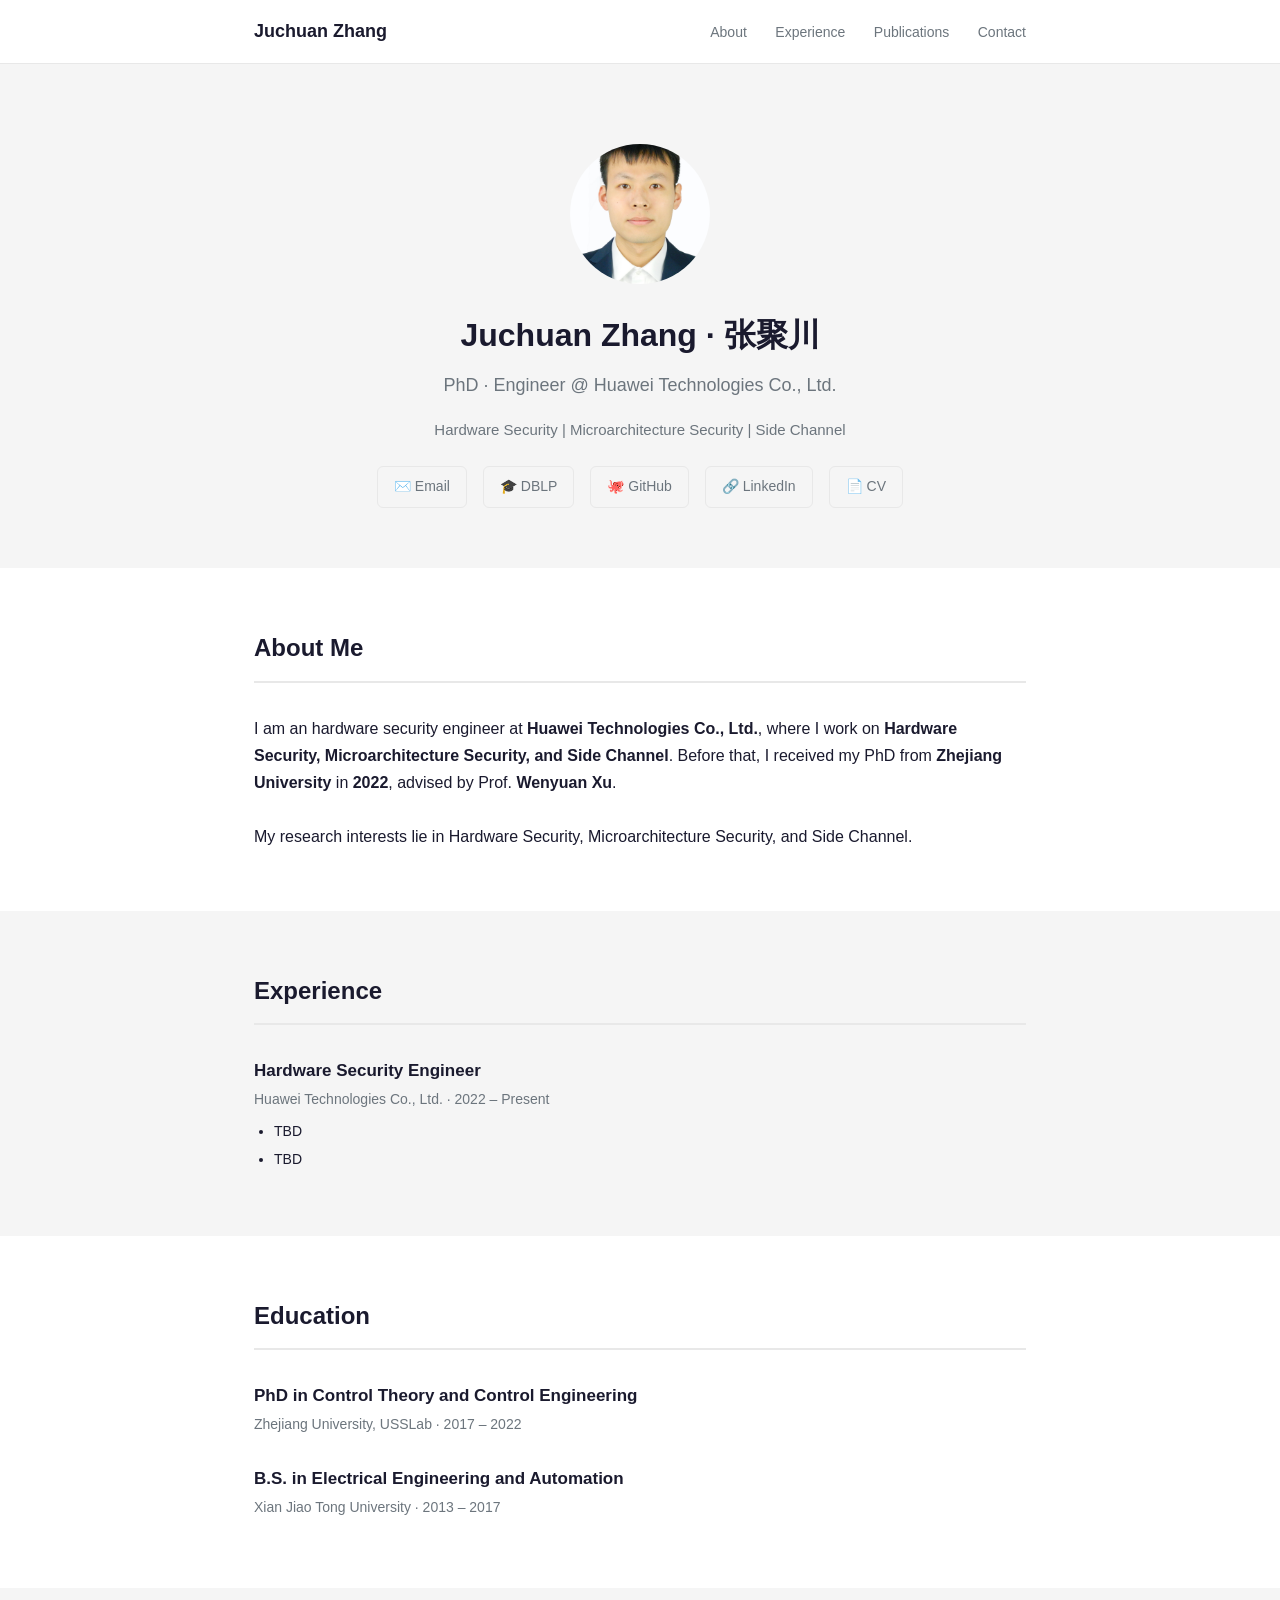
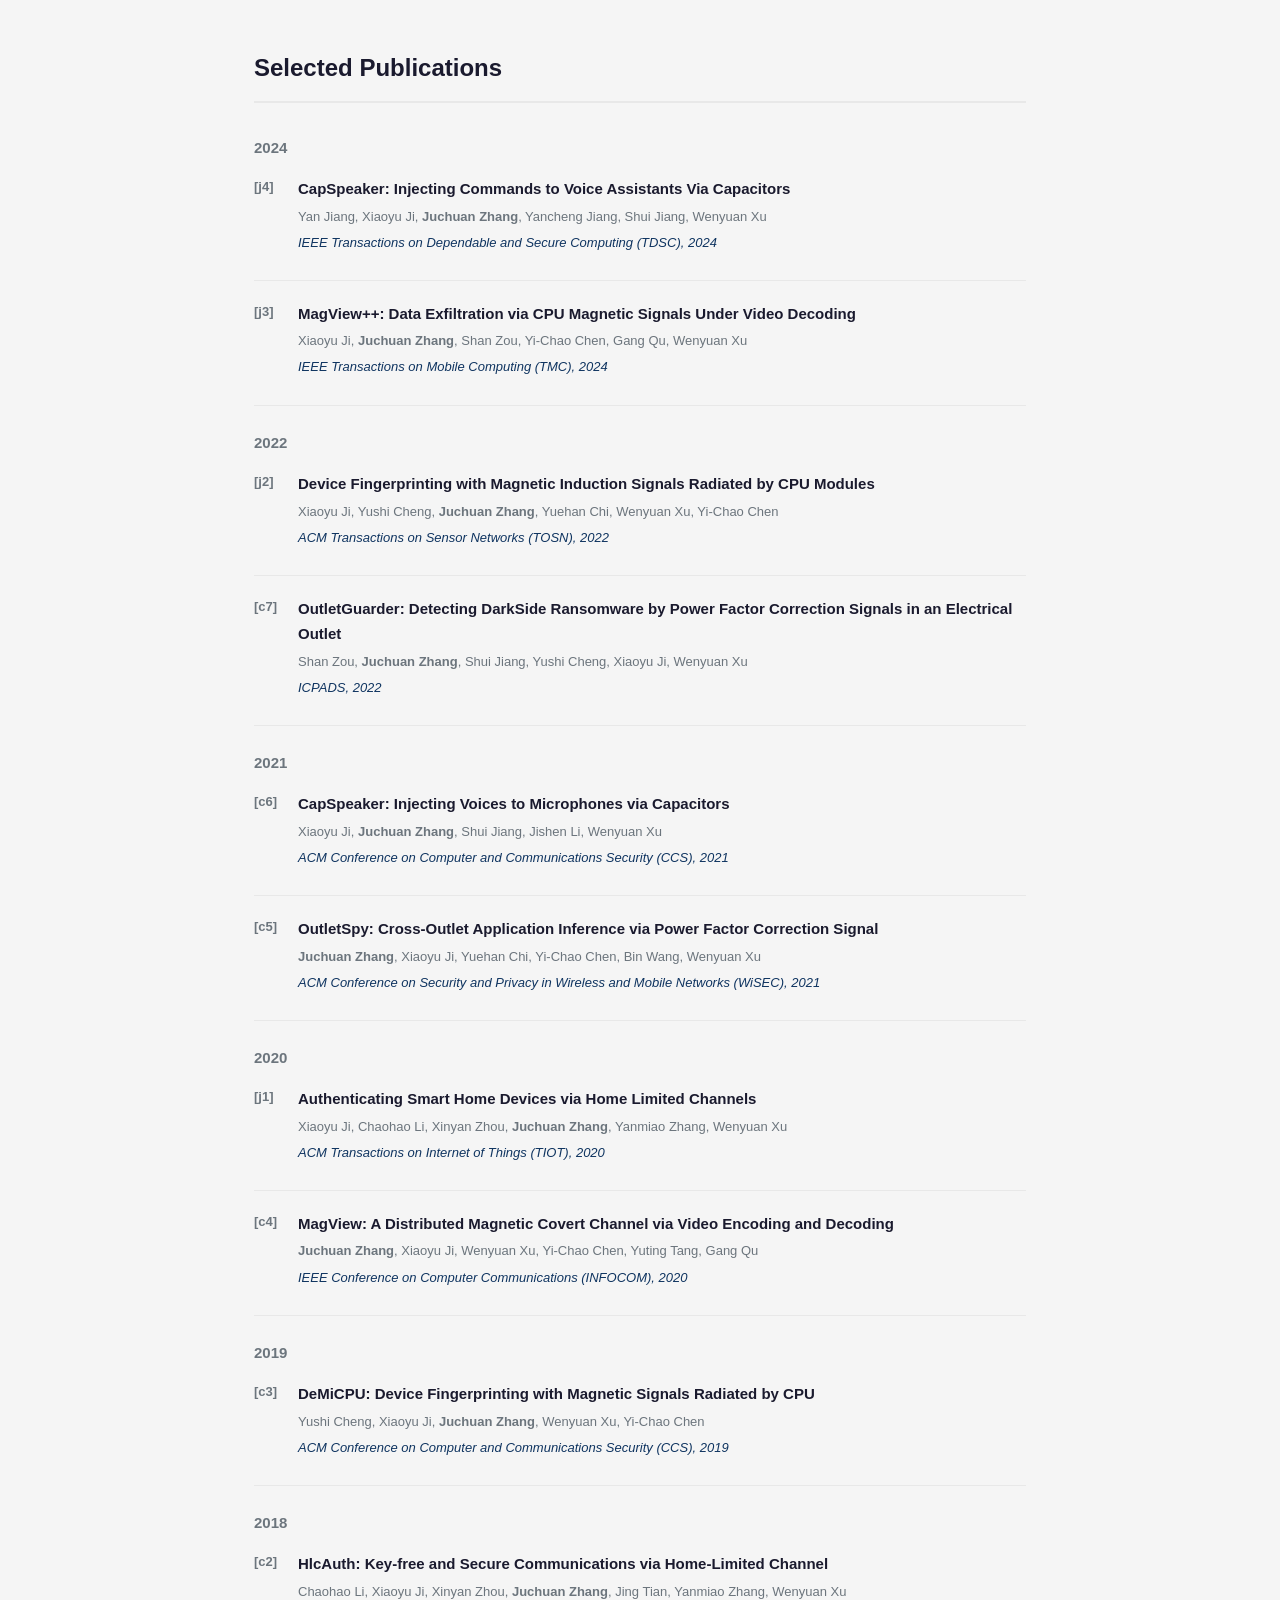
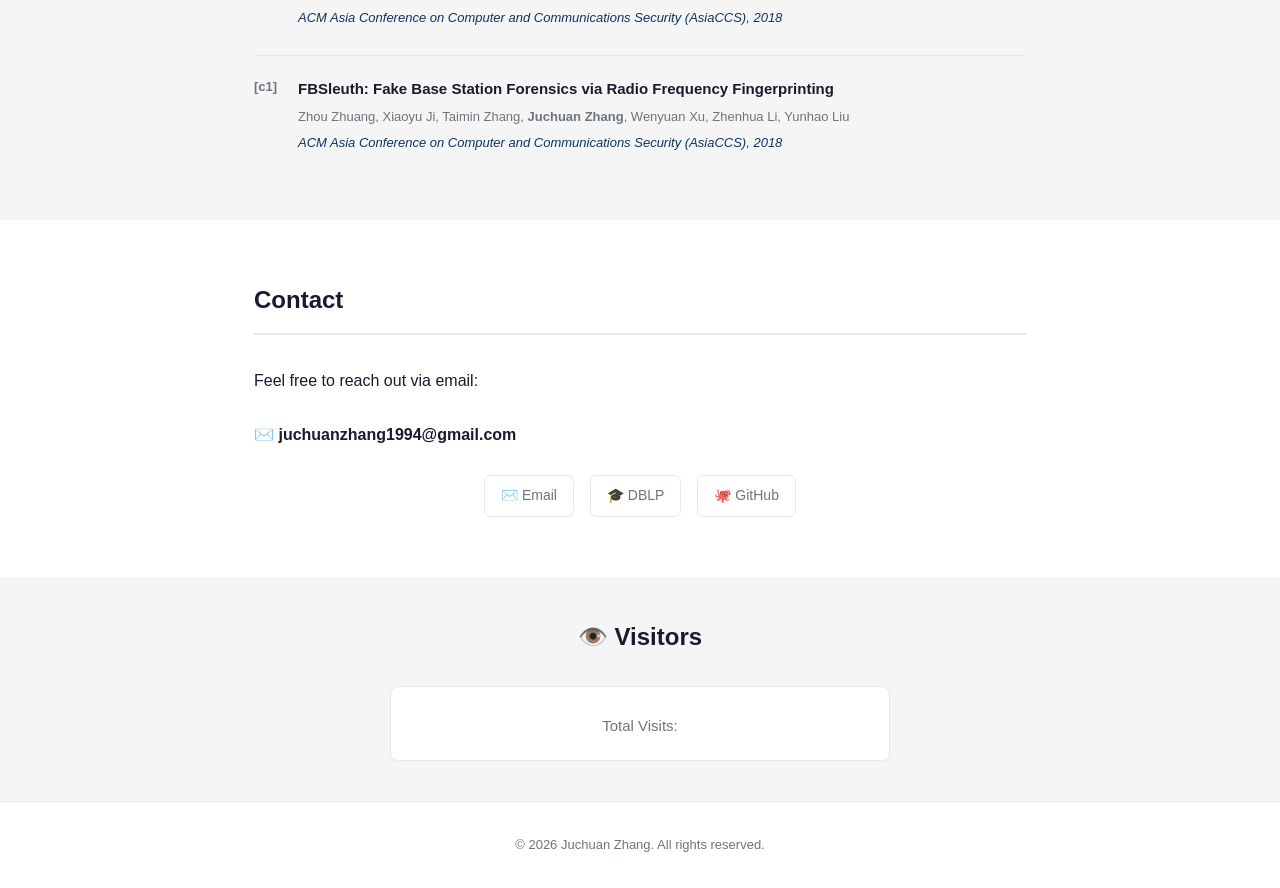
<file: index.html>
<!DOCTYPE html>
<html lang="zh-CN">
<head>
  <meta charset="UTF-8">
  <meta name="viewport" content="width=device-width, initial-scale=1.0">
  <title>Juchuan Zhang · 张聚川</title>
  <meta name="description" content="Personal homepage of Juchuan Zhang, PhD">
  <link rel="stylesheet" href="css/style.css">
</head>
<body>

<header>
  <div class="container">
    <a href="#" class="logo">Juchuan Zhang</a>
    <nav>
      <a href="#about">About</a>
      <a href="#experience">Experience</a>
      <a href="#publications">Publications</a>
      <a href="#contact">Contact</a>
    </nav>
  </div>
</header>

<section id="hero">
  <div class="container">
    <div class="avatar">
      <img src="zjc.jpg" alt="Juchuan Zhang">
    </div>
    <h1>Juchuan Zhang · 张聚川</h1>
    <div class="subtitle">PhD · Engineer @ Huawei Technologies Co., Ltd.</div>
    <div class="tagline">
      Hardware Security | Microarchitecture Security | Side Channel
    </div>
    <div class="social-links">
      <a href="mailto:juchuanzhang1994@gmail.com">✉️ Email</a>
      <a href="https://dblp.org/pid/220/2463.html" target="_blank">🎓 DBLP</a>
      <a href="https://github.com/juchuanzhang" target="_blank">🐙 GitHub</a>
      <a href="https://www.linkedin.com/in/%E8%81%9A%E5%B7%9D-%E5%BC%A0-7337652a0/" target="_blank">🔗 LinkedIn</a>
      <a href="cv.pdf" target="_blank">📄 CV</a>
    </div>
  </div>
</section>

<section id="about">
  <div class="container">
    <h2>About Me</h2>
    <p>
      I am an hardware security engineer at <strong>Huawei Technologies Co., Ltd.</strong>, where I work on
      <strong>Hardware Security, Microarchitecture Security, and Side Channel</strong>. Before that, I received my PhD from
      <strong>Zhejiang University</strong> in <strong>2022</strong>, advised by
      Prof. <strong>Wenyuan Xu</strong>.
    </p>
    <br>
    <p>
      My research interests lie in Hardware Security, Microarchitecture Security, and Side Channel.
    </p>
  </div>
</section>

<section id="experience">
  <div class="container">
    <h2>Experience</h2>

    <div class="item">
      <h3>Hardware Security Engineer</h3>
      <div class="meta"><span class="org">Huawei Technologies Co., Ltd.</span> · 2022 – Present</div>
      <ul>
        <li>TBD</li>
        <li>TBD</li>
      </ul>
    </div>

  </div>
</section>

<section id="education">
  <div class="container">
    <h2>Education</h2>

    <div class="item">
      <h3>PhD in Control Theory and Control Engineering</h3>
      <div class="meta"><span class="org">Zhejiang University, USSLab</span> · 2017 – 2022</div>
    </div>

    <div class="item">
      <h3>B.S. in Electrical Engineering and Automation</h3>
      <div class="meta"><span class="org">Xian Jiao Tong University</span> · 2013 – 2017</div>
    </div>
  </div>
</section>

<section id="publications">
  <div class="container">
    <h2>Selected Publications</h2>

    <h3 style="color:var(--gray); font-size:15px; margin-bottom:16px;">2024</h3>

    <div class="pub-item">
      <div class="pub-num">[j4]</div>
      <div class="pub-info">
        <div class="pub-title">CapSpeaker: Injecting Commands to Voice Assistants Via Capacitors</div>
        <div class="pub-authors">Yan Jiang, Xiaoyu Ji, <strong>Juchuan Zhang</strong>, Yancheng Jiang, Shui Jiang, Wenyuan Xu</div>
        <div class="pub-venue">IEEE Transactions on Dependable and Secure Computing (TDSC), 2024</div>
      </div>
    </div>

    <div class="pub-item">
      <div class="pub-num">[j3]</div>
      <div class="pub-info">
        <div class="pub-title">MagView++: Data Exfiltration via CPU Magnetic Signals Under Video Decoding</div>
        <div class="pub-authors">Xiaoyu Ji, <strong>Juchuan Zhang</strong>, Shan Zou, Yi-Chao Chen, Gang Qu, Wenyuan Xu</div>
        <div class="pub-venue">IEEE Transactions on Mobile Computing (TMC), 2024</div>
      </div>
    </div>

    <h3 style="color:var(--gray); font-size:15px; margin:24px 0 16px;">2022</h3>

    <div class="pub-item">
      <div class="pub-num">[j2]</div>
      <div class="pub-info">
        <div class="pub-title">Device Fingerprinting with Magnetic Induction Signals Radiated by CPU Modules</div>
        <div class="pub-authors">Xiaoyu Ji, Yushi Cheng, <strong>Juchuan Zhang</strong>, Yuehan Chi, Wenyuan Xu, Yi-Chao Chen</div>
        <div class="pub-venue">ACM Transactions on Sensor Networks (TOSN), 2022</div>
      </div>
    </div>

    <div class="pub-item">
      <div class="pub-num">[c7]</div>
      <div class="pub-info">
        <div class="pub-title">OutletGuarder: Detecting DarkSide Ransomware by Power Factor Correction Signals in an Electrical Outlet</div>
        <div class="pub-authors">Shan Zou, <strong>Juchuan Zhang</strong>, Shui Jiang, Yushi Cheng, Xiaoyu Ji, Wenyuan Xu</div>
        <div class="pub-venue">ICPADS, 2022</div>
      </div>
    </div>

    <h3 style="color:var(--gray); font-size:15px; margin:24px 0 16px;">2021</h3>

    <div class="pub-item">
      <div class="pub-num">[c6]</div>
      <div class="pub-info">
        <div class="pub-title">CapSpeaker: Injecting Voices to Microphones via Capacitors</div>
        <div class="pub-authors">Xiaoyu Ji, <strong>Juchuan Zhang</strong>, Shui Jiang, Jishen Li, Wenyuan Xu</div>
        <div class="pub-venue">ACM Conference on Computer and Communications Security (CCS), 2021</div>
      </div>
    </div>

    <div class="pub-item">
      <div class="pub-num">[c5]</div>
      <div class="pub-info">
        <div class="pub-title">OutletSpy: Cross-Outlet Application Inference via Power Factor Correction Signal</div>
        <div class="pub-authors"><strong>Juchuan Zhang</strong>, Xiaoyu Ji, Yuehan Chi, Yi-Chao Chen, Bin Wang, Wenyuan Xu</div>
        <div class="pub-venue">ACM Conference on Security and Privacy in Wireless and Mobile Networks (WiSEC), 2021</div>
      </div>
    </div>

    <h3 style="color:var(--gray); font-size:15px; margin:24px 0 16px;">2020</h3>

    <div class="pub-item">
      <div class="pub-num">[j1]</div>
      <div class="pub-info">
        <div class="pub-title">Authenticating Smart Home Devices via Home Limited Channels</div>
        <div class="pub-authors">Xiaoyu Ji, Chaohao Li, Xinyan Zhou, <strong>Juchuan Zhang</strong>, Yanmiao Zhang, Wenyuan Xu</div>
        <div class="pub-venue">ACM Transactions on Internet of Things (TIOT), 2020</div>
      </div>
    </div>

    <div class="pub-item">
      <div class="pub-num">[c4]</div>
      <div class="pub-info">
        <div class="pub-title">MagView: A Distributed Magnetic Covert Channel via Video Encoding and Decoding</div>
        <div class="pub-authors"><strong>Juchuan Zhang</strong>, Xiaoyu Ji, Wenyuan Xu, Yi-Chao Chen, Yuting Tang, Gang Qu</div>
        <div class="pub-venue">IEEE Conference on Computer Communications (INFOCOM), 2020</div>
      </div>
    </div>

    <h3 style="color:var(--gray); font-size:15px; margin:24px 0 16px;">2019</h3>

    <div class="pub-item">
      <div class="pub-num">[c3]</div>
      <div class="pub-info">
        <div class="pub-title">DeMiCPU: Device Fingerprinting with Magnetic Signals Radiated by CPU</div>
        <div class="pub-authors">Yushi Cheng, Xiaoyu Ji, <strong>Juchuan Zhang</strong>, Wenyuan Xu, Yi-Chao Chen</div>
        <div class="pub-venue">ACM Conference on Computer and Communications Security (CCS), 2019</div>
      </div>
    </div>

    <h3 style="color:var(--gray); font-size:15px; margin:24px 0 16px;">2018</h3>

    <div class="pub-item">
      <div class="pub-num">[c2]</div>
      <div class="pub-info">
        <div class="pub-title">HlcAuth: Key-free and Secure Communications via Home-Limited Channel</div>
        <div class="pub-authors">Chaohao Li, Xiaoyu Ji, Xinyan Zhou, <strong>Juchuan Zhang</strong>, Jing Tian, Yanmiao Zhang, Wenyuan Xu</div>
        <div class="pub-venue">ACM Asia Conference on Computer and Communications Security (AsiaCCS), 2018</div>
      </div>
    </div>

    <div class="pub-item">
      <div class="pub-num">[c1]</div>
      <div class="pub-info">
        <div class="pub-title">FBSleuth: Fake Base Station Forensics via Radio Frequency Fingerprinting</div>
        <div class="pub-authors">Zhou Zhuang, Xiaoyu Ji, Taimin Zhang, <strong>Juchuan Zhang</strong>, Wenyuan Xu, Zhenhua Li, Yunhao Liu</div>
        <div class="pub-venue">ACM Asia Conference on Computer and Communications Security (AsiaCCS), 2018</div>
      </div>
    </div>
  </div>
</section>

<section id="contact">
  <div class="container">
    <h2>Contact</h2>
    <p>Feel free to reach out via email:</p>
    <br>
    <p style="font-size:16px;"><strong>✉️ juchuanzhang1994@gmail.com</strong></p>
    <br>
    <div class="social-links">
      <a href="mailto:juchuanzhang1994@gmail.com">✉️ Email</a>
      <a href="https://dblp.org/pid/220/2463.html" target="_blank">🎓 DBLP</a>
      <a href="https://github.com/juchuanzhang" target="_blank">🐙 GitHub</a>
    </div>
  </div>
</section>

<section id="visitor-map">
  <div class="container">
    <h2>👁️ Visitors</h2>
    <div class="map-container">
      <span style="font-size:15px; color:var(--gray);">
        Total Visits:
        <span id="busuanzi_value_site_pv" style="font-size:24px; font-weight:700; color:var(--primary);"></span>
      </span>
    </div>
  </div>
</section>

<script async src="//busuanzi.ibruce.info/busuanzi/2.3/busuanzi.pure.mini.js"></script>

<footer>
  <div class="container">
    <p>&copy; 2026 Juchuan Zhang. All rights reserved.</p>
  </div>
</footer>

</body>
</html>
</file>
<file: css/style.css>
:root {
  --primary: #1a1a2e;
  --accent: #16213e;
  --blue: #0f3460;
  --light: #e8e8e8;
  --white: #ffffff;
  --gray: #6c757d;
  --light-gray: #f5f5f5;
}

* {
  margin: 0;
  padding: 0;
  box-sizing: border-box;
}

html {
  scroll-behavior: smooth;
}

body {
  font-family: -apple-system, BlinkMacSystemFont, "Segoe UI", Roboto, "Helvetica Neue", Arial, sans-serif;
  line-height: 1.7;
  color: var(--primary);
  background: var(--white);
}

.container {
  max-width: 820px;
  margin: 0 auto;
  padding: 0 24px;
}

/* Header */
header {
  background: var(--white);
  border-bottom: 1px solid var(--light);
  padding: 16px 0;
  position: sticky;
  top: 0;
  z-index: 100;
  backdrop-filter: blur(10px);
  background: rgba(255,255,255,0.95);
}

header .container {
  display: flex;
  justify-content: space-between;
  align-items: center;
}

header .logo {
  font-size: 18px;
  font-weight: 700;
  color: var(--primary);
  text-decoration: none;
}

header nav a {
  margin-left: 24px;
  color: var(--gray);
  text-decoration: none;
  font-size: 14px;
  transition: color 0.2s;
}

header nav a:hover {
  color: var(--primary);
}

/* Hero Section */
#hero {
  padding: 80px 0 60px;
  text-align: center;
}

#hero .avatar {
  width: 140px;
  height: 140px;
  border-radius: 50%;
  background: var(--light);
  margin: 0 auto 24px;
  display: flex;
  align-items: center;
  justify-content: center;
  font-size: 48px;
  color: var(--gray);
  overflow: hidden;
}

#hero .avatar img {
  width: 100%;
  height: 100%;
  object-fit: cover;
}

#hero h1 {
  font-size: 32px;
  font-weight: 700;
  margin-bottom: 8px;
}

#hero .subtitle {
  font-size: 18px;
  color: var(--gray);
  margin-bottom: 16px;
}

#hero .tagline {
  font-size: 15px;
  color: var(--gray);
  max-width: 600px;
  margin: 0 auto 24px;
}

/* Social Links */
.social-links {
  display: flex;
  justify-content: center;
  gap: 16px;
  flex-wrap: wrap;
}

.social-links a {
  display: inline-flex;
  align-items: center;
  gap: 6px;
  padding: 8px 16px;
  border: 1px solid var(--light);
  border-radius: 6px;
  color: var(--gray);
  text-decoration: none;
  font-size: 14px;
  transition: all 0.2s;
}

.social-links a:hover {
  border-color: var(--primary);
  color: var(--primary);
  background: var(--light-gray);
}

/* Sections */
section {
  padding: 60px 0;
}

section:nth-child(even) {
  background: var(--light-gray);
}

section h2 {
  font-size: 24px;
  font-weight: 700;
  margin-bottom: 32px;
  padding-bottom: 12px;
  border-bottom: 2px solid var(--light);
}

/* Experience / Education Items */
.item {
  margin-bottom: 28px;
}

.item:last-child {
  margin-bottom: 0;
}

.item h3 {
  font-size: 17px;
  font-weight: 600;
  margin-bottom: 2px;
}

.item .meta {
  font-size: 14px;
  color: var(--gray);
  margin-bottom: 8px;
}

.item .meta .org {
  font-weight: 500;
}

.item p, .item ul {
  font-size: 14px;
  color: var(--primary);
}

.item ul {
  padding-left: 20px;
}

.item ul li {
  margin-bottom: 4px;
}

/* Publications */
.pub-item {
  display: flex;
  gap: 16px;
  margin-bottom: 20px;
  padding-bottom: 20px;
  border-bottom: 1px solid var(--light);
}

.pub-item:last-child {
  border-bottom: none;
  margin-bottom: 0;
  padding-bottom: 0;
}

.pub-item .pub-num {
  font-size: 13px;
  color: var(--gray);
  min-width: 28px;
  font-weight: 600;
}

.pub-item .pub-info {
  flex: 1;
}

.pub-item .pub-title {
  font-weight: 600;
  font-size: 15px;
  margin-bottom: 4px;
}

.pub-item .pub-authors {
  font-size: 13px;
  color: var(--gray);
  margin-bottom: 4px;
}

.pub-item .pub-venue {
  font-size: 13px;
  color: var(--blue);
  font-style: italic;
  margin-bottom: 6px;
}

.pub-item .pub-links a {
  font-size: 12px;
  color: var(--blue);
  text-decoration: none;
  margin-right: 12px;
}

.pub-item .pub-links a:hover {
  text-decoration: underline;
}

/* Visitor Map */
#visitor-map {
  text-align: center;
  padding: 40px 0;
}

#visitor-map h2 {
  border-bottom: none;
  margin-bottom: 16px;
}

#visitor-map p {
  font-size: 13px;
  color: var(--gray);
  margin-bottom: 20px;
}

#visitor-map .map-container {
  max-width: 500px;
  margin: 0 auto;
  border: 1px solid var(--light);
  border-radius: 8px;
  padding: 16px;
  background: var(--white);
}

/* Footer */
footer {
  text-align: center;
  padding: 32px 0;
  font-size: 13px;
  color: var(--gray);
  border-top: 1px solid var(--light);
}

/* Responsive */
@media (max-width: 600px) {
  #hero { padding: 48px 0 36px; }
  #hero h1 { font-size: 26px; }
  #hero .avatar { width: 100px; height: 100px; font-size: 36px; }
  header .container { flex-direction: column; gap: 8px; }
  header nav a { margin: 0 10px; }
  .pub-item { flex-direction: column; gap: 4px; }
  section { padding: 40px 0; }
}
</file>
